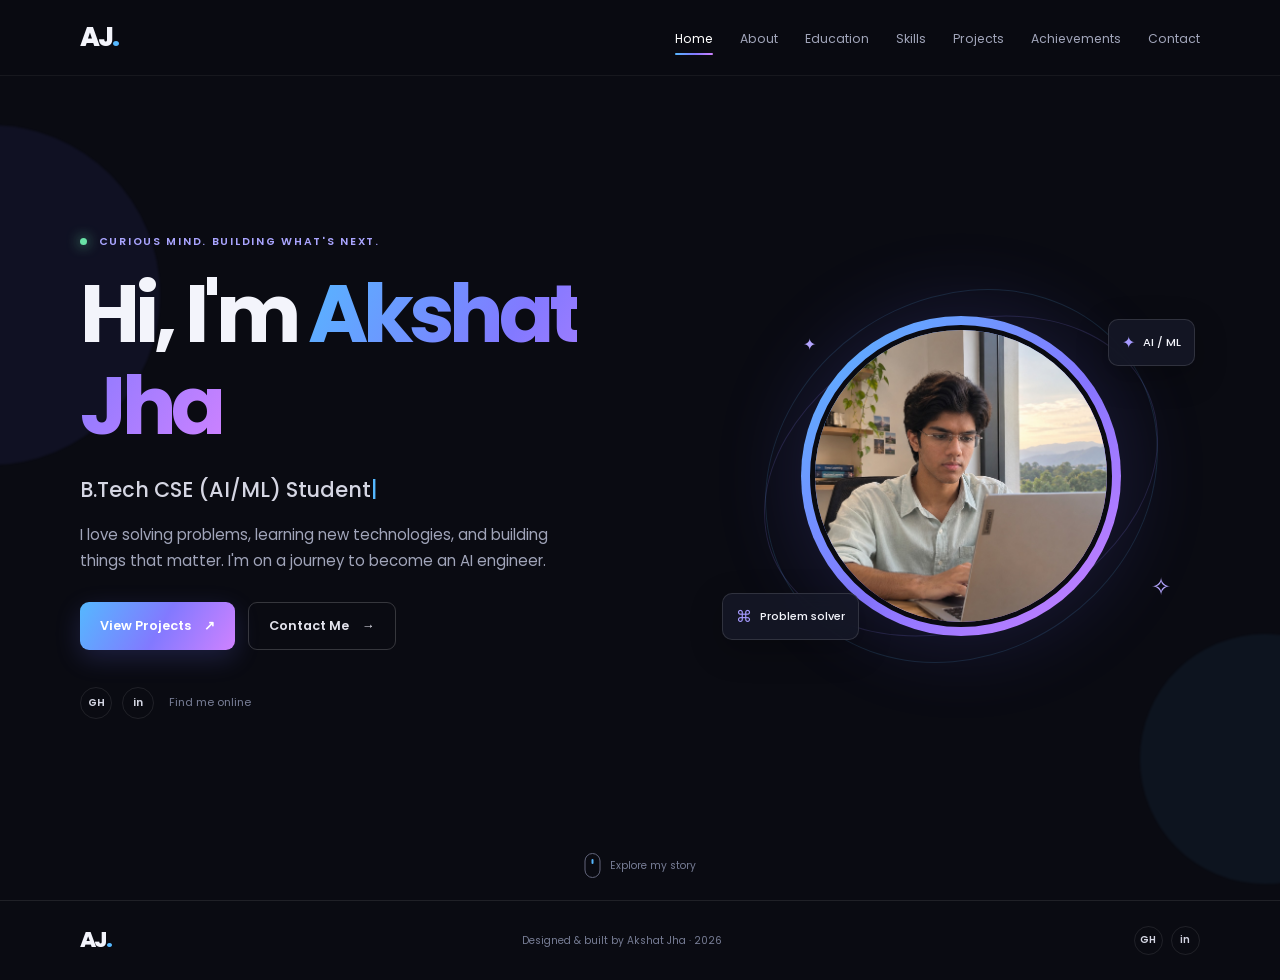
<file: index.html>
<!DOCTYPE html>
<html lang="en">
<head>
  <meta charset="UTF-8"><meta name="viewport" content="width=device-width, initial-scale=1.0">
  <meta name="theme-color" content="#0a0b12"><meta name="description" content="Akshat Jha — B.Tech CSE (AI/ML) student, DSA enthusiast, and aspiring AI engineer.">
  <title>Akshat Jha | Home</title>
  <link rel="preconnect" href="https://fonts.googleapis.com"><link rel="preconnect" href="https://fonts.gstatic.com" crossorigin>
  <link href="https://fonts.googleapis.com/css2?family=Poppins:wght@300;400;500;600;700;800&display=swap" rel="stylesheet">
  <link rel="stylesheet" href="style.css"><script src="script.js" defer></script>
</head>
<body data-page="home">
  <a class="skip-link" href="#home">Skip to content</a>
  <header class="site-header"><nav class="navbar container" aria-label="Main navigation">
    <a class="brand" href="index.html" aria-label="Akshat Jha, home">AJ<span>.</span></a>
    <button class="menu-toggle" type="button" aria-label="Open navigation menu" aria-expanded="false" aria-controls="nav-links"><span></span><span></span><span></span></button>
    <ul class="nav-links" id="nav-links"><li><a href="index.html" data-nav="home">Home</a></li><li><a href="about.html" data-nav="about">About</a></li><li><a href="education.html" data-nav="education">Education</a></li><li><a href="skills.html" data-nav="skills">Skills</a></li><li><a href="projects.html" data-nav="projects">Projects</a></li><li><a href="achievements.html" data-nav="achievements">Achievements</a></li><li><a href="contact.html" data-nav="contact">Contact</a></li></ul>
  </nav></header>
  <main>
    <section class="hero section" id="home"><div class="hero-glow glow-one"></div><div class="hero-glow glow-two"></div><div class="container hero-content">
      <div class="hero-copy"><p class="eyebrow"><span class="status-dot"></span> Curious mind. Building what's next.</p><h1>Hi, I'm <span class="gradient-text">Akshat Jha</span></h1>
        <p class="hero-role"><span id="typed-text">B.Tech CSE (AI/ML) Student</span><span class="caret" aria-hidden="true">|</span></p>
        <p class="hero-intro">I love solving problems, learning new technologies, and building things that matter. I'm on a journey to become an AI engineer.</p>
        <div class="hero-actions"><a class="button button-primary" href="projects.html">View Projects <span aria-hidden="true">↗</span></a><a class="button button-outline" href="contact.html">Contact Me <span aria-hidden="true">→</span></a></div>
        <div class="hero-socials" aria-label="Social profiles"><a href="https://github.com/Akshatjha2008" target="_blank" rel="noopener noreferrer" aria-label="GitHub">GH</a><a href="https://www.linkedin.com/in/REPLACE-WITH-MY-REAL-URL" target="_blank" rel="noopener noreferrer" aria-label="LinkedIn">in</a><span class="social-note">Find me online</span></div>
      </div>
      <div class="hero-visual"><div class="orbit orbit-outer"></div><div class="orbit orbit-inner"></div><div class="photo-frame"><img src="photo.jpg" alt="Portrait of Akshat Jha" class="profile-photo" onerror="this.onerror=null;this.src='data:image/svg+xml,%3Csvg xmlns=%27http://www.w3.org/2000/svg%27 viewBox=%270 0 400 400%27%3E%3Crect width=%27400%27 height=%27400%27 fill=%27%23191a2b%27/%3E%3Ccircle cx=%27200%27 cy=%27145%27 r=%2770%27 fill=%27%237c6cff%27/%3E%3Cpath d=%27M65 380c10-100 70-150 135-150s125 50 135 150%27 fill=%27%2300c2ff%27/%3E%3C/svg%3E'"></div><div class="floating-chip chip-top"><span class="chip-icon">✦</span> AI / ML</div><div class="floating-chip chip-bottom"><span class="chip-icon">⌘</span> Problem solver</div><span class="visual-spark spark-one">✦</span><span class="visual-spark spark-two">✧</span></div>
    </div><a class="scroll-cue" href="about.html"><span></span> Explore my story</a></section>
  </main>
  <footer class="site-footer"><div class="container footer-inner"><a class="brand" href="index.html">AJ<span>.</span></a><p>Designed &amp; built by Akshat Jha · <span id="year">2026</span></p><div class="footer-socials"><a href="https://github.com/Akshatjha2008" target="_blank" rel="noopener noreferrer" aria-label="GitHub">GH</a><a href="https://www.linkedin.com/in/REPLACE-WITH-MY-REAL-URL" target="_blank" rel="noopener noreferrer" aria-label="LinkedIn">in</a></div></div></footer>
</body></html>
</file>
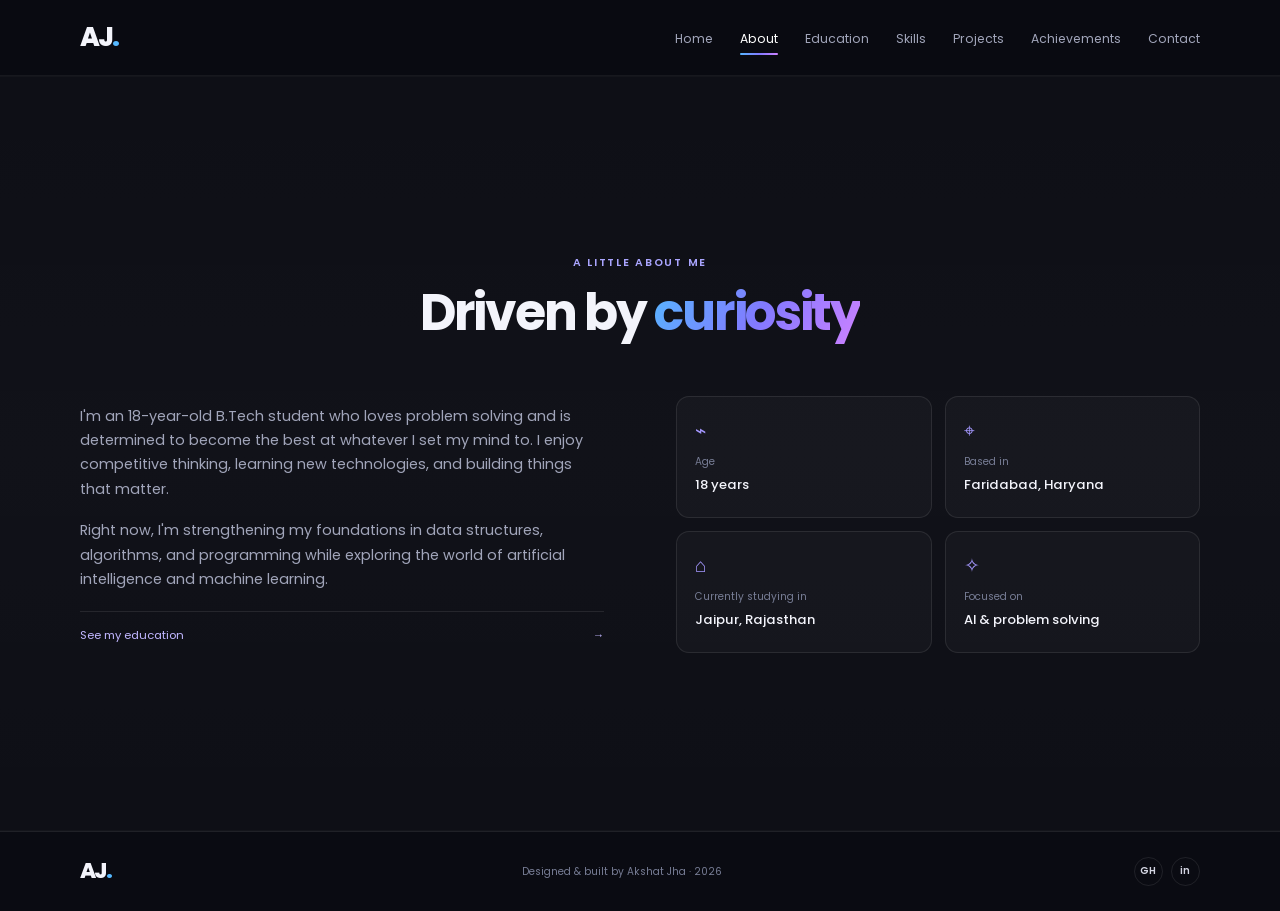
<file: about.html>
<!DOCTYPE html><html lang="en"><head><meta charset="UTF-8"><meta name="viewport" content="width=device-width, initial-scale=1.0"><meta name="theme-color" content="#0a0b12"><title>About | Akshat Jha</title><link rel="preconnect" href="https://fonts.googleapis.com"><link rel="preconnect" href="https://fonts.gstatic.com" crossorigin><link href="https://fonts.googleapis.com/css2?family=Poppins:wght@300;400;500;600;700;800&display=swap" rel="stylesheet"><link rel="stylesheet" href="style.css"><script src="script.js" defer></script></head>
<body data-page="about"><a class="skip-link" href="#about">Skip to content</a><header class="site-header"><nav class="navbar container" aria-label="Main navigation"><a class="brand" href="index.html">AJ<span>.</span></a><button class="menu-toggle" type="button" aria-label="Open navigation menu" aria-expanded="false" aria-controls="nav-links"><span></span><span></span><span></span></button><ul class="nav-links" id="nav-links"><li><a href="index.html" data-nav="home">Home</a></li><li><a href="about.html" data-nav="about">About</a></li><li><a href="education.html" data-nav="education">Education</a></li><li><a href="skills.html" data-nav="skills">Skills</a></li><li><a href="projects.html" data-nav="projects">Projects</a></li><li><a href="achievements.html" data-nav="achievements">Achievements</a></li><li><a href="contact.html" data-nav="contact">Contact</a></li></ul></nav></header>
<main><section class="section section-muted page-section" id="about"><div class="container"><div class="section-heading reveal"><p class="eyebrow">A little about me</p><h1>Driven by <span class="gradient-text">curiosity</span></h1></div><div class="about-grid"><div class="about-copy reveal"><p>I'm an 18-year-old B.Tech student who loves problem solving and is determined to become the best at whatever I set my mind to. I enjoy competitive thinking, learning new technologies, and building things that matter.</p><p>Right now, I'm strengthening my foundations in data structures, algorithms, and programming while exploring the world of artificial intelligence and machine learning.</p><p><a class="text-link" href="education.html">See my education <span>→</span></a></p></div><div class="facts-grid reveal"><article class="fact-card"><span class="fact-icon">⌁</span><span class="fact-label">Age</span><strong>18 years</strong></article><article class="fact-card"><span class="fact-icon">⌖</span><span class="fact-label">Based in</span><strong>Faridabad, Haryana</strong></article><article class="fact-card"><span class="fact-icon">⌂</span><span class="fact-label">Currently studying in</span><strong>Jaipur, Rajasthan</strong></article><article class="fact-card"><span class="fact-icon">✧</span><span class="fact-label">Focused on</span><strong>AI &amp; problem solving</strong></article></div></div></div></section></main>
<footer class="site-footer"><div class="container footer-inner"><a class="brand" href="index.html">AJ<span>.</span></a><p>Designed &amp; built by Akshat Jha · <span id="year">2026</span></p><div class="footer-socials"><a href="https://github.com/Akshatjha2008" target="_blank" rel="noopener noreferrer" aria-label="GitHub">GH</a><a href="https://www.linkedin.com/in/REPLACE-WITH-MY-REAL-URL" target="_blank" rel="noopener noreferrer" aria-label="LinkedIn">in</a></div></div></footer></body></html>
</file>
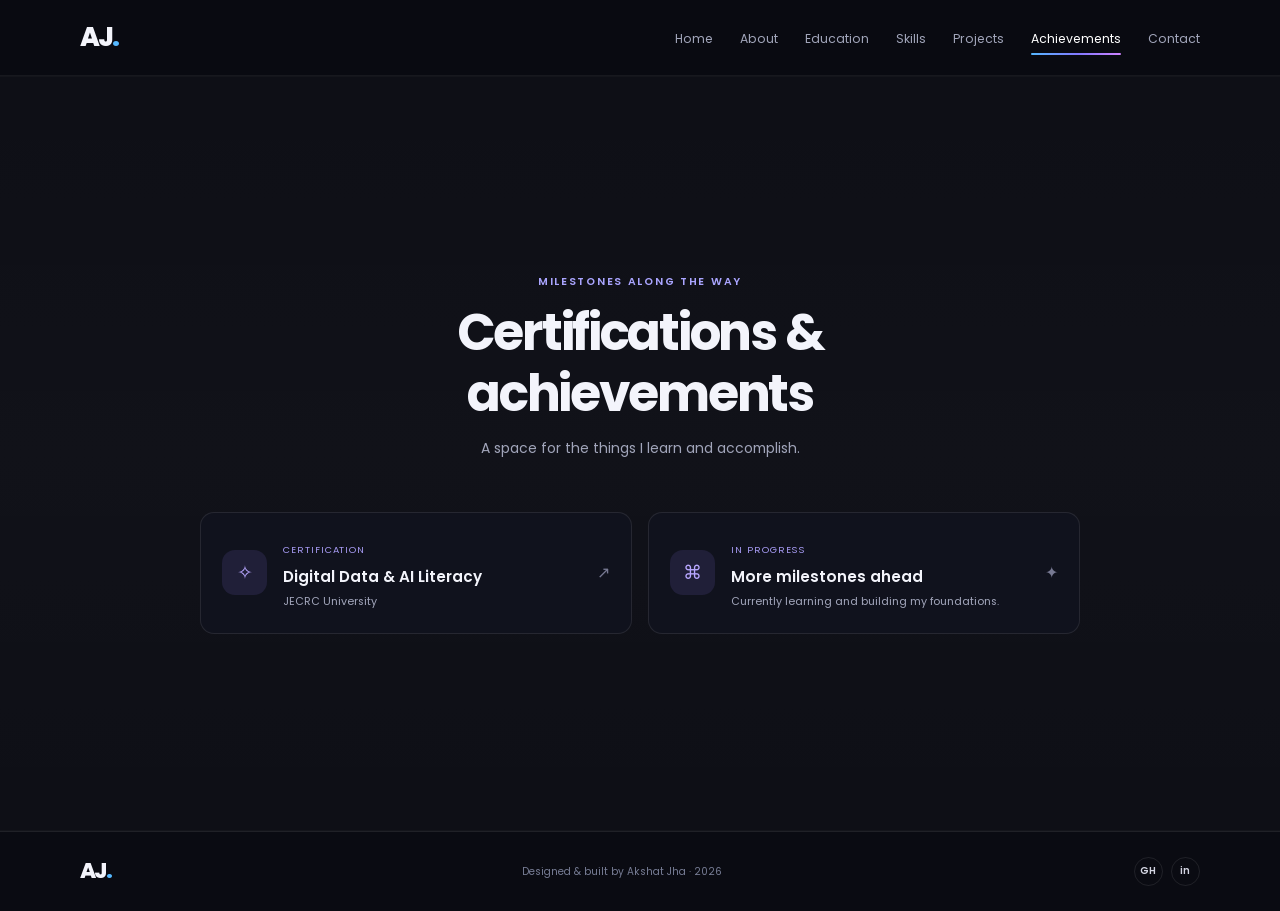
<file: achievements.html>
<!DOCTYPE html><html lang="en"><head><meta charset="UTF-8"><meta name="viewport" content="width=device-width, initial-scale=1.0"><meta name="theme-color" content="#0a0b12"><title>Achievements | Akshat Jha</title><link rel="preconnect" href="https://fonts.googleapis.com"><link rel="preconnect" href="https://fonts.gstatic.com" crossorigin><link href="https://fonts.googleapis.com/css2?family=Poppins:wght@300;400;500;600;700;800&display=swap" rel="stylesheet"><link rel="stylesheet" href="style.css"><script src="script.js" defer></script></head>
<body data-page="achievements"><a class="skip-link" href="#achievements">Skip to content</a><header class="site-header"><nav class="navbar container" aria-label="Main navigation"><a class="brand" href="index.html">AJ<span>.</span></a><button class="menu-toggle" type="button" aria-label="Open navigation menu" aria-expanded="false" aria-controls="nav-links"><span></span><span></span><span></span></button><ul class="nav-links" id="nav-links"><li><a href="index.html" data-nav="home">Home</a></li><li><a href="about.html" data-nav="about">About</a></li><li><a href="education.html" data-nav="education">Education</a></li><li><a href="skills.html" data-nav="skills">Skills</a></li><li><a href="projects.html" data-nav="projects">Projects</a></li><li><a href="achievements.html" data-nav="achievements">Achievements</a></li><li><a href="contact.html" data-nav="contact">Contact</a></li></ul></nav></header>
<main><section class="section section-muted page-section" id="achievements"><div class="container"><div class="section-heading reveal"><p class="eyebrow">Milestones along the way</p><h1>Certifications &amp; achievements</h1><p class="section-subtitle">A space for the things I learn and accomplish.</p></div><div class="achievement-grid"><article class="achievement-card reveal"><div class="achievement-icon">✧</div><div><span class="achievement-type">Certification</span><h2>Digital Data &amp; AI Literacy</h2><p>JECRC University</p></div><span class="achievement-arrow">↗</span></article><article class="achievement-card reveal"><div class="achievement-icon">⌘</div><div><span class="achievement-type">In progress</span><h2>More milestones ahead</h2><p>Currently learning and building my foundations.</p></div><span class="achievement-arrow">✦</span></article></div></div></section></main>
<footer class="site-footer"><div class="container footer-inner"><a class="brand" href="index.html">AJ<span>.</span></a><p>Designed &amp; built by Akshat Jha · <span id="year">2026</span></p><div class="footer-socials"><a href="https://github.com/Akshatjha2008" target="_blank" rel="noopener noreferrer" aria-label="GitHub">GH</a><a href="https://www.linkedin.com/in/REPLACE-WITH-MY-REAL-URL" target="_blank" rel="noopener noreferrer" aria-label="LinkedIn">in</a></div></div></footer></body></html>
</file>
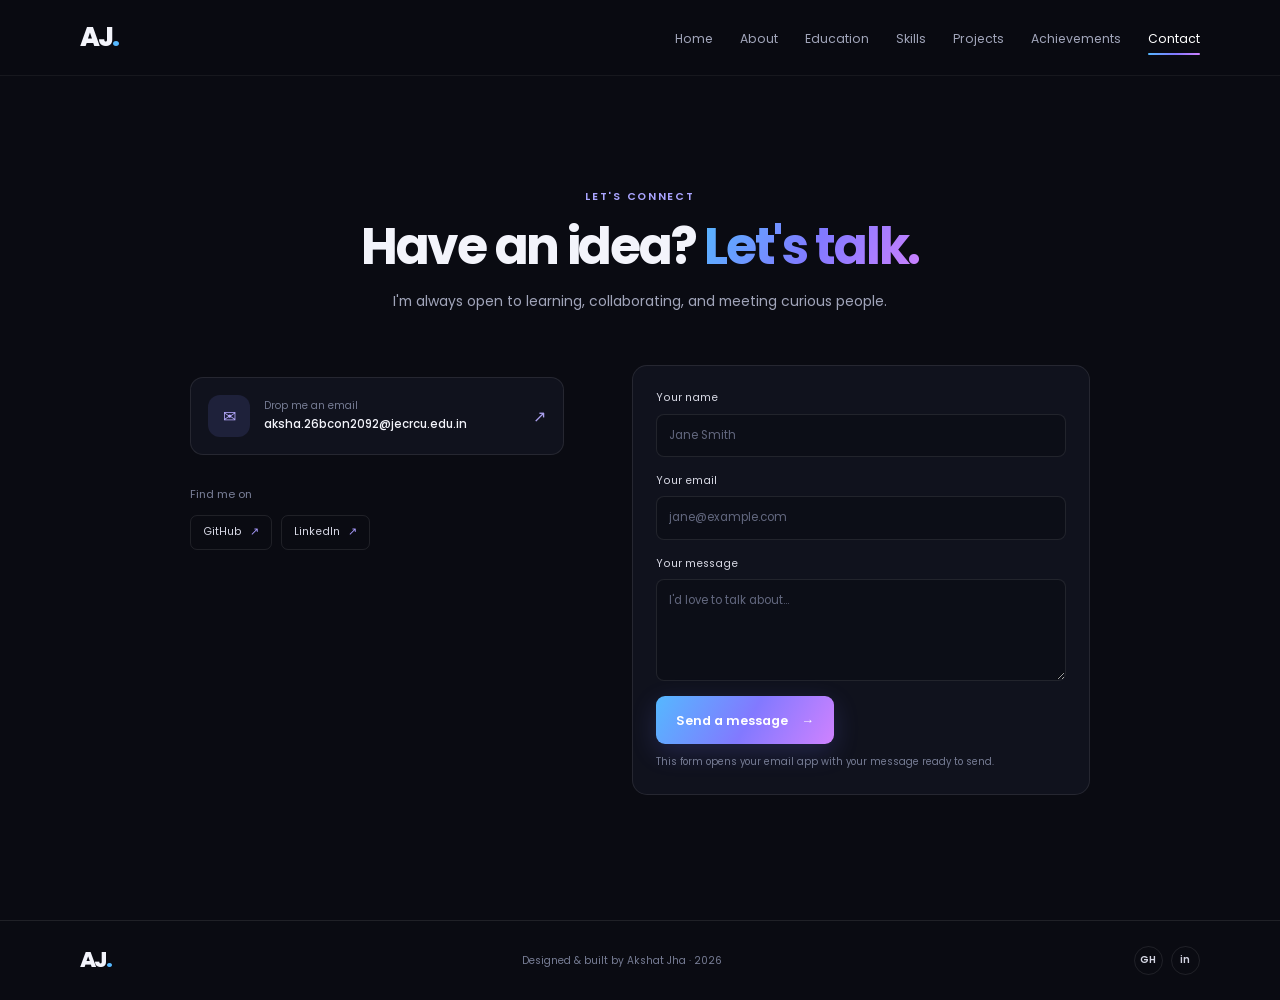
<file: contact.html>
<!DOCTYPE html><html lang="en"><head><meta charset="UTF-8"><meta name="viewport" content="width=device-width, initial-scale=1.0"><meta name="theme-color" content="#0a0b12"><title>Contact | Akshat Jha</title><link rel="preconnect" href="https://fonts.googleapis.com"><link rel="preconnect" href="https://fonts.gstatic.com" crossorigin><link href="https://fonts.googleapis.com/css2?family=Poppins:wght@300;400;500;600;700;800&display=swap" rel="stylesheet"><link rel="stylesheet" href="style.css"><script src="script.js" defer></script></head>
<body data-page="contact"><a class="skip-link" href="#contact">Skip to content</a><header class="site-header"><nav class="navbar container" aria-label="Main navigation"><a class="brand" href="index.html">AJ<span>.</span></a><button class="menu-toggle" type="button" aria-label="Open navigation menu" aria-expanded="false" aria-controls="nav-links"><span></span><span></span><span></span></button><ul class="nav-links" id="nav-links"><li><a href="index.html" data-nav="home">Home</a></li><li><a href="about.html" data-nav="about">About</a></li><li><a href="education.html" data-nav="education">Education</a></li><li><a href="skills.html" data-nav="skills">Skills</a></li><li><a href="projects.html" data-nav="projects">Projects</a></li><li><a href="achievements.html" data-nav="achievements">Achievements</a></li><li><a href="contact.html" data-nav="contact">Contact</a></li></ul></nav></header>
<main><section class="section contact-section page-section" id="contact"><div class="container"><div class="section-heading reveal"><p class="eyebrow">Let's connect</p><h1>Have an idea? <span class="gradient-text">Let's talk.</span></h1><p class="section-subtitle">I'm always open to learning, collaborating, and meeting curious people.</p></div><div class="contact-grid"><div class="contact-details reveal"><a class="email-card" href="mailto:aksha.26bcon2092@jecrcu.edu.in"><span class="email-icon">✉</span><span><small>Drop me an email</small><strong>aksha.26bcon2092@jecrcu.edu.in</strong></span><span class="email-arrow">↗</span></a><div class="contact-social"><p>Find me on</p><a href="https://github.com/Akshatjha2008" target="_blank" rel="noopener noreferrer">GitHub <span>↗</span></a><a href="https://www.linkedin.com/in/REPLACE-WITH-MY-REAL-URL" target="_blank" rel="noopener noreferrer">LinkedIn <span>↗</span></a></div></div><form class="contact-form reveal" id="contact-form"><label for="name">Your name</label><input id="name" name="name" type="text" placeholder="Jane Smith" required><label for="email">Your email</label><input id="email" name="email" type="email" placeholder="jane@example.com" required><label for="message">Your message</label><textarea id="message" name="message" rows="4" placeholder="I'd love to talk about..." required></textarea><button class="button button-primary form-submit" type="submit">Send a message <span aria-hidden="true">→</span></button><p class="form-note" id="form-note" aria-live="polite">This form opens your email app with your message ready to send.</p></form></div></div></section></main>
<footer class="site-footer"><div class="container footer-inner"><a class="brand" href="index.html">AJ<span>.</span></a><p>Designed &amp; built by Akshat Jha · <span id="year">2026</span></p><div class="footer-socials"><a href="https://github.com/Akshatjha2008" target="_blank" rel="noopener noreferrer" aria-label="GitHub">GH</a><a href="https://www.linkedin.com/in/REPLACE-WITH-MY-REAL-URL" target="_blank" rel="noopener noreferrer" aria-label="LinkedIn">in</a></div></div></footer></body></html>
</file>
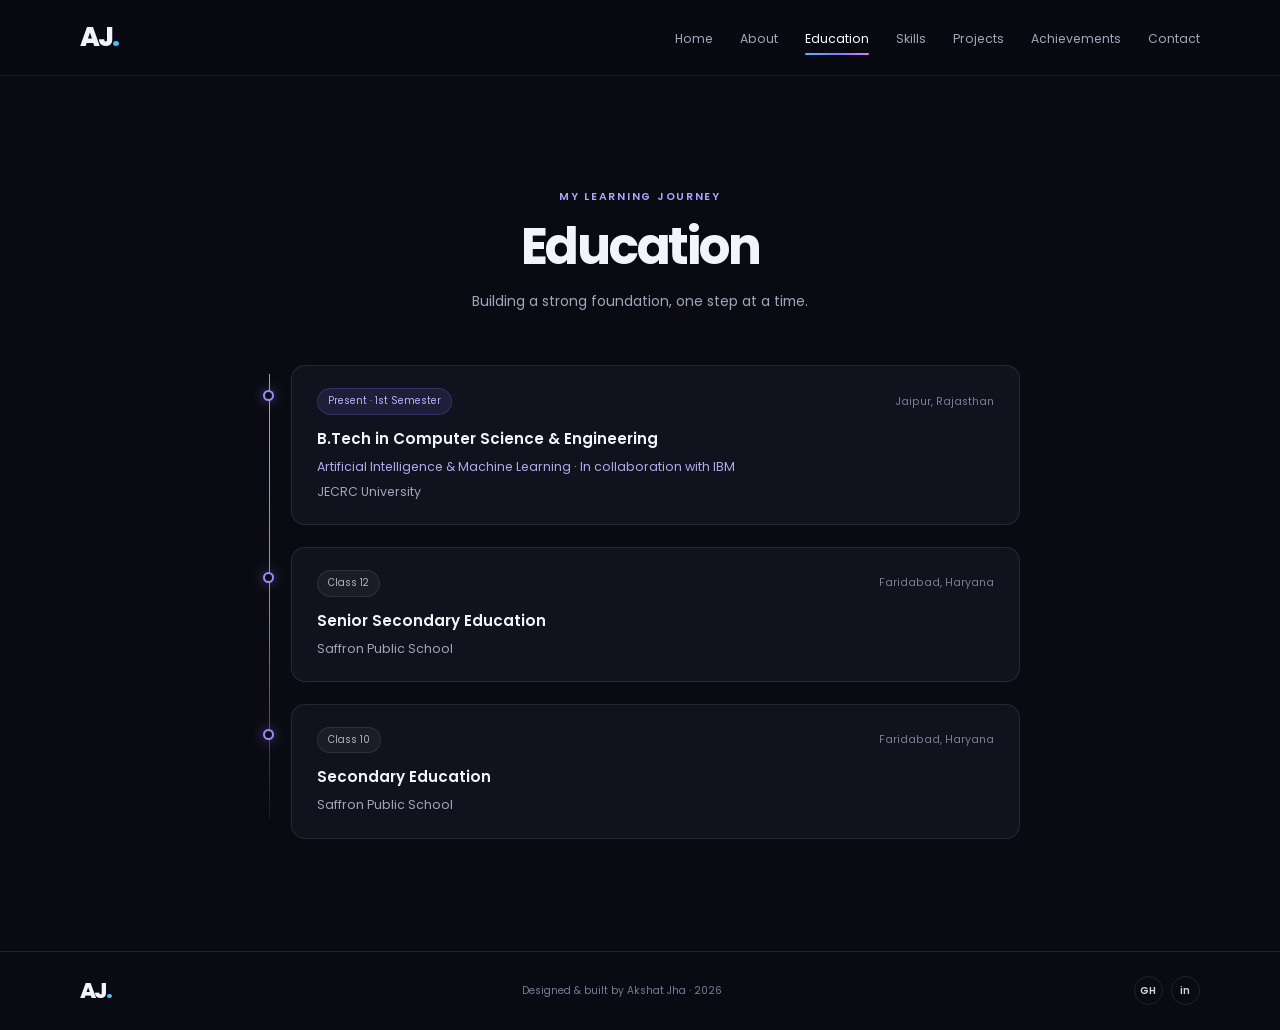
<file: education.html>
<!DOCTYPE html><html lang="en"><head><meta charset="UTF-8"><meta name="viewport" content="width=device-width, initial-scale=1.0"><meta name="theme-color" content="#0a0b12"><title>Education | Akshat Jha</title><link rel="preconnect" href="https://fonts.googleapis.com"><link rel="preconnect" href="https://fonts.gstatic.com" crossorigin><link href="https://fonts.googleapis.com/css2?family=Poppins:wght@300;400;500;600;700;800&display=swap" rel="stylesheet"><link rel="stylesheet" href="style.css"><script src="script.js" defer></script></head>
<body data-page="education"><a class="skip-link" href="#education">Skip to content</a><header class="site-header"><nav class="navbar container" aria-label="Main navigation"><a class="brand" href="index.html">AJ<span>.</span></a><button class="menu-toggle" type="button" aria-label="Open navigation menu" aria-expanded="false" aria-controls="nav-links"><span></span><span></span><span></span></button><ul class="nav-links" id="nav-links"><li><a href="index.html" data-nav="home">Home</a></li><li><a href="about.html" data-nav="about">About</a></li><li><a href="education.html" data-nav="education">Education</a></li><li><a href="skills.html" data-nav="skills">Skills</a></li><li><a href="projects.html" data-nav="projects">Projects</a></li><li><a href="achievements.html" data-nav="achievements">Achievements</a></li><li><a href="contact.html" data-nav="contact">Contact</a></li></ul></nav></header>
<main><section class="section page-section" id="education"><div class="container"><div class="section-heading reveal"><p class="eyebrow">My learning journey</p><h1>Education</h1><p class="section-subtitle">Building a strong foundation, one step at a time.</p></div><div class="timeline"><article class="timeline-item reveal"><span class="timeline-marker"></span><div class="timeline-card"><div class="timeline-meta"><span class="pill">Present · 1st Semester</span><span class="timeline-place">Jaipur, Rajasthan</span></div><h2>B.Tech in Computer Science &amp; Engineering</h2><p class="timeline-focus">Artificial Intelligence &amp; Machine Learning · In collaboration with IBM</p><p>JECRC University</p></div></article><article class="timeline-item reveal"><span class="timeline-marker"></span><div class="timeline-card"><div class="timeline-meta"><span class="pill pill-muted">Class 12</span><span class="timeline-place">Faridabad, Haryana</span></div><h2>Senior Secondary Education</h2><p>Saffron Public School</p></div></article><article class="timeline-item reveal"><span class="timeline-marker"></span><div class="timeline-card"><div class="timeline-meta"><span class="pill pill-muted">Class 10</span><span class="timeline-place">Faridabad, Haryana</span></div><h2>Secondary Education</h2><p>Saffron Public School</p></div></article></div></div></section></main>
<footer class="site-footer"><div class="container footer-inner"><a class="brand" href="index.html">AJ<span>.</span></a><p>Designed &amp; built by Akshat Jha · <span id="year">2026</span></p><div class="footer-socials"><a href="https://github.com/Akshatjha2008" target="_blank" rel="noopener noreferrer" aria-label="GitHub">GH</a><a href="https://www.linkedin.com/in/REPLACE-WITH-MY-REAL-URL" target="_blank" rel="noopener noreferrer" aria-label="LinkedIn">in</a></div></div></footer></body></html>
</file>
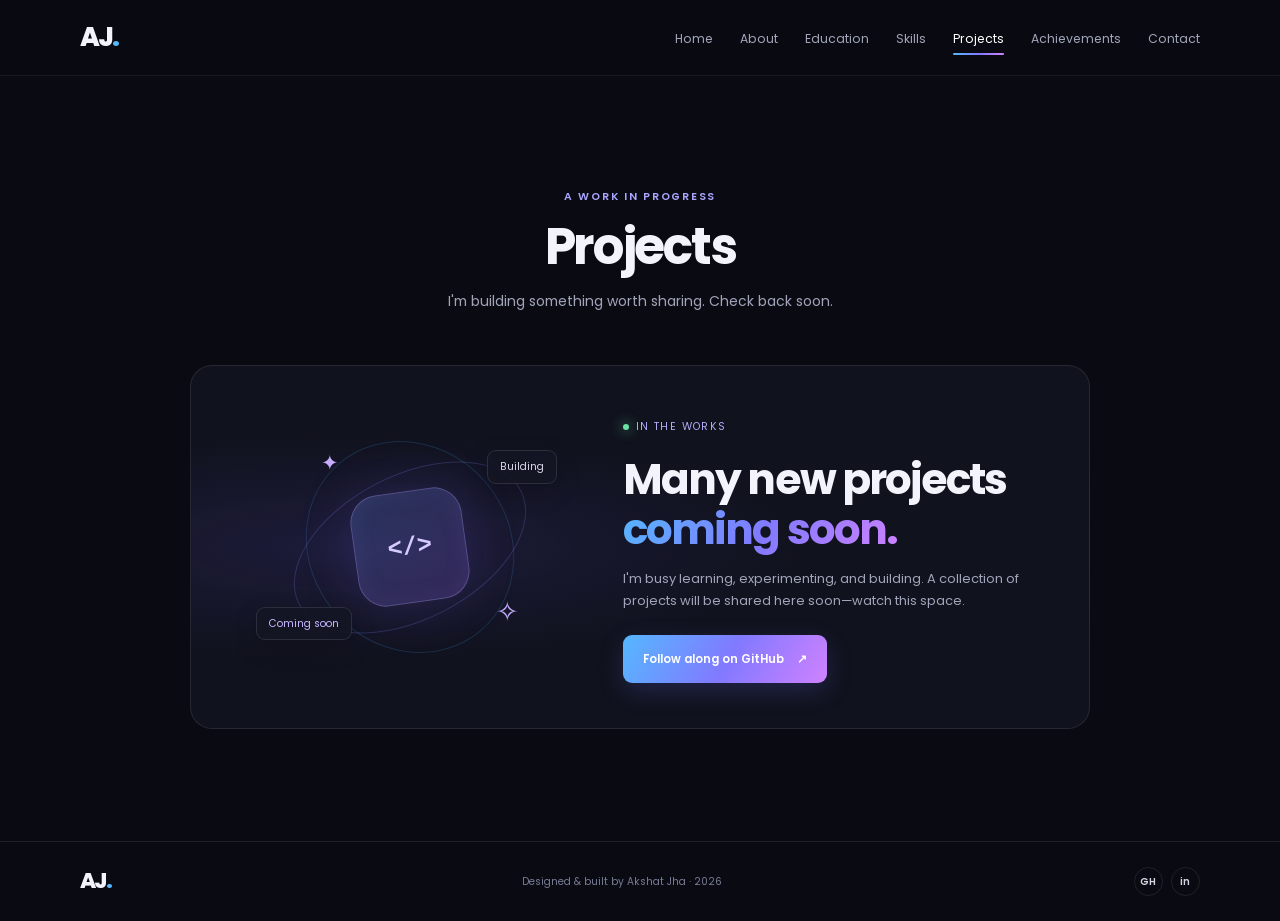
<file: projects.html>
<!DOCTYPE html><html lang="en"><head><meta charset="UTF-8"><meta name="viewport" content="width=device-width, initial-scale=1.0"><meta name="theme-color" content="#0a0b12"><title>Projects | Akshat Jha</title><link rel="preconnect" href="https://fonts.googleapis.com"><link rel="preconnect" href="https://fonts.gstatic.com" crossorigin><link href="https://fonts.googleapis.com/css2?family=Poppins:wght@300;400;500;600;700;800&display=swap" rel="stylesheet"><link rel="stylesheet" href="style.css"><script src="script.js" defer></script></head>
<body data-page="projects"><a class="skip-link" href="#projects">Skip to content</a><header class="site-header"><nav class="navbar container" aria-label="Main navigation"><a class="brand" href="index.html">AJ<span>.</span></a><button class="menu-toggle" type="button" aria-label="Open navigation menu" aria-expanded="false" aria-controls="nav-links"><span></span><span></span><span></span></button><ul class="nav-links" id="nav-links"><li><a href="index.html" data-nav="home">Home</a></li><li><a href="about.html" data-nav="about">About</a></li><li><a href="education.html" data-nav="education">Education</a></li><li><a href="skills.html" data-nav="skills">Skills</a></li><li><a href="projects.html" data-nav="projects">Projects</a></li><li><a href="achievements.html" data-nav="achievements">Achievements</a></li><li><a href="contact.html" data-nav="contact">Contact</a></li></ul></nav></header>
<main><section class="section page-section" id="projects"><div class="container"><div class="section-heading reveal"><p class="eyebrow">A work in progress</p><h1>Projects</h1><p class="section-subtitle">I'm building something worth sharing. Check back soon.</p></div><div class="coming-soon-card reveal"><div class="coming-art" aria-hidden="true"><span class="coming-orbit orbit-a"></span><span class="coming-orbit orbit-b"></span><span class="coming-spark spark-a">✦</span><span class="coming-spark spark-b">✧</span><div class="coming-center">&lt;/&gt;</div><span class="coming-chip chip-code">Building</span><span class="coming-chip chip-soon">Coming soon</span></div><div class="coming-copy"><span class="coming-label"><span class="status-dot"></span> In the works</span><h2>Many new projects<br><span class="gradient-text">coming soon.</span></h2><p>I'm busy learning, experimenting, and building. A collection of projects will be shared here soon—watch this space.</p><a class="button button-primary" href="https://github.com/Akshatjha2008" target="_blank" rel="noopener noreferrer">Follow along on GitHub <span aria-hidden="true">↗</span></a></div></div></div></section></main>
<footer class="site-footer"><div class="container footer-inner"><a class="brand" href="index.html">AJ<span>.</span></a><p>Designed &amp; built by Akshat Jha · <span id="year">2026</span></p><div class="footer-socials"><a href="https://github.com/Akshatjha2008" target="_blank" rel="noopener noreferrer" aria-label="GitHub">GH</a><a href="https://www.linkedin.com/in/REPLACE-WITH-MY-REAL-URL" target="_blank" rel="noopener noreferrer" aria-label="LinkedIn">in</a></div></div></footer></body></html>
</file>
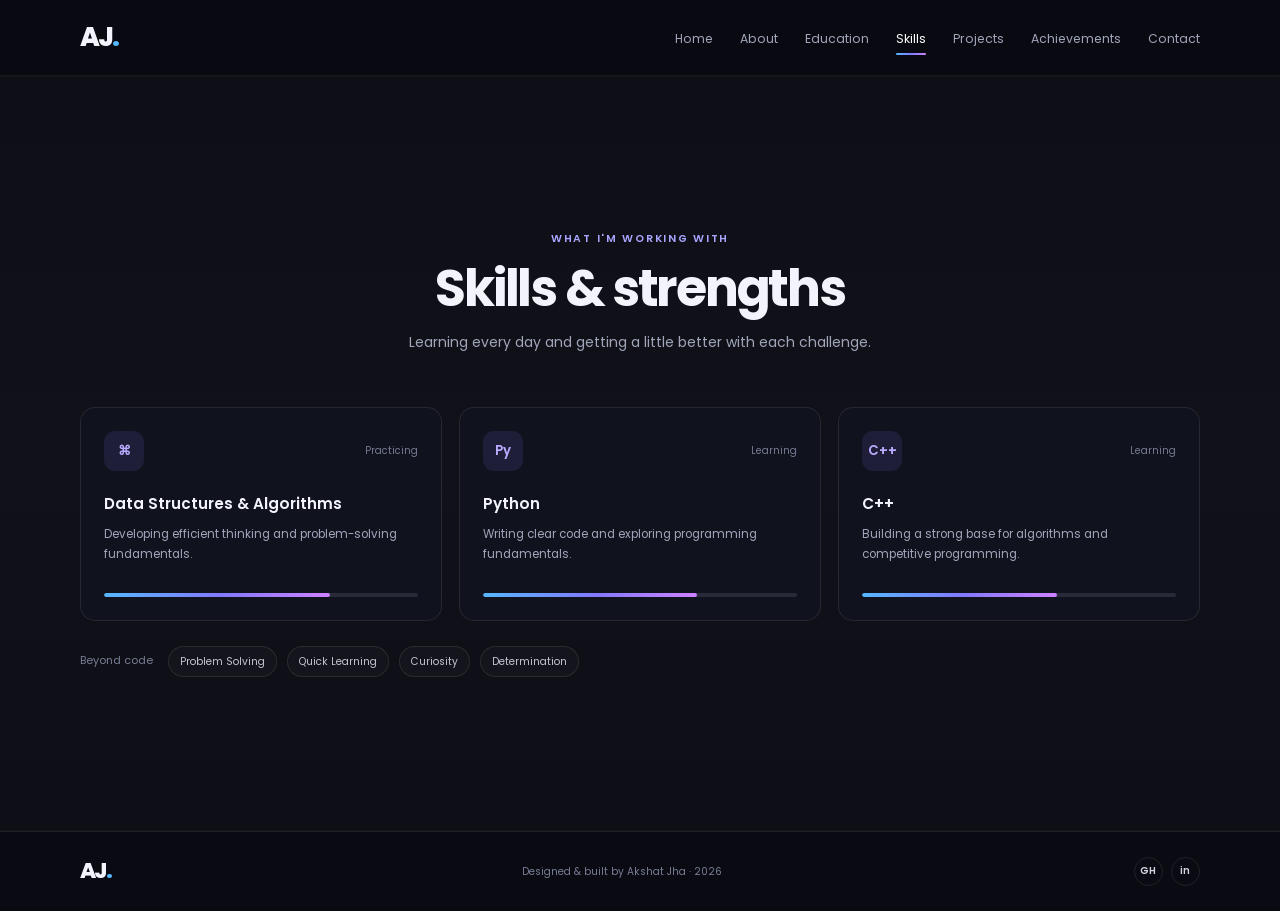
<file: skills.html>
<!DOCTYPE html><html lang="en"><head><meta charset="UTF-8"><meta name="viewport" content="width=device-width, initial-scale=1.0"><meta name="theme-color" content="#0a0b12"><title>Skills | Akshat Jha</title><link rel="preconnect" href="https://fonts.googleapis.com"><link rel="preconnect" href="https://fonts.gstatic.com" crossorigin><link href="https://fonts.googleapis.com/css2?family=Poppins:wght@300;400;500;600;700;800&display=swap" rel="stylesheet"><link rel="stylesheet" href="style.css"><script src="script.js" defer></script></head>
<body data-page="skills"><a class="skip-link" href="#skills">Skip to content</a><header class="site-header"><nav class="navbar container" aria-label="Main navigation"><a class="brand" href="index.html">AJ<span>.</span></a><button class="menu-toggle" type="button" aria-label="Open navigation menu" aria-expanded="false" aria-controls="nav-links"><span></span><span></span><span></span></button><ul class="nav-links" id="nav-links"><li><a href="index.html" data-nav="home">Home</a></li><li><a href="about.html" data-nav="about">About</a></li><li><a href="education.html" data-nav="education">Education</a></li><li><a href="skills.html" data-nav="skills">Skills</a></li><li><a href="projects.html" data-nav="projects">Projects</a></li><li><a href="achievements.html" data-nav="achievements">Achievements</a></li><li><a href="contact.html" data-nav="contact">Contact</a></li></ul></nav></header>
<main><section class="section section-muted page-section" id="skills"><div class="container"><div class="section-heading reveal"><p class="eyebrow">What I'm working with</p><h1>Skills &amp; strengths</h1><p class="section-subtitle">Learning every day and getting a little better with each challenge.</p></div><div class="skills-grid"><article class="skill-card reveal"><div class="skill-top"><span class="skill-icon">⌘</span><span class="skill-level">Practicing</span></div><h2>Data Structures &amp; Algorithms</h2><p>Developing efficient thinking and problem-solving fundamentals.</p><div class="skill-track"><span data-width="72%"></span></div></article><article class="skill-card reveal"><div class="skill-top"><span class="skill-icon">Py</span><span class="skill-level">Learning</span></div><h2>Python</h2><p>Writing clear code and exploring programming fundamentals.</p><div class="skill-track"><span data-width="68%"></span></div></article><article class="skill-card reveal"><div class="skill-top"><span class="skill-icon">C++</span><span class="skill-level">Learning</span></div><h2>C++</h2><p>Building a strong base for algorithms and competitive programming.</p><div class="skill-track"><span data-width="62%"></span></div></article></div><div class="soft-skills reveal"><span class="soft-label">Beyond code</span><span class="soft-tag">Problem Solving</span><span class="soft-tag">Quick Learning</span><span class="soft-tag">Curiosity</span><span class="soft-tag">Determination</span></div></div></section></main>
<footer class="site-footer"><div class="container footer-inner"><a class="brand" href="index.html">AJ<span>.</span></a><p>Designed &amp; built by Akshat Jha · <span id="year">2026</span></p><div class="footer-socials"><a href="https://github.com/Akshatjha2008" target="_blank" rel="noopener noreferrer" aria-label="GitHub">GH</a><a href="https://www.linkedin.com/in/REPLACE-WITH-MY-REAL-URL" target="_blank" rel="noopener noreferrer" aria-label="LinkedIn">in</a></div></div></footer></body></html>
</file>
<file: style.css>
/* Akshat Jha portfolio — edit the variables below to customise the theme. */
:root{--bg:#0a0b12;--surface:#10121d;--surface-2:#151827;--line:rgba(255,255,255,.09);--text:#f3f4fb;--muted:#a1a5ba;--subtle:#777d95;--blue:#55b8ff;--purple:#9a78ff;--pink:#d985ff;--gradient:linear-gradient(120deg,#55b8ff 0%,#8279ff 52%,#cf82ff 100%);--radius:18px;--container:1120px}
*{box-sizing:border-box;margin:0;padding:0}html{scroll-behavior:smooth;scroll-padding-top:84px}body{font-family:'Poppins',sans-serif;background:var(--bg);color:var(--text);line-height:1.7;overflow-x:hidden}body.menu-open{overflow:hidden}a{color:inherit;text-decoration:none}button,input,textarea{font:inherit}button,a{-webkit-tap-highlight-color:transparent}::selection{background:rgba(127,119,255,.38);color:white}.container{width:min(var(--container),calc(100% - 48px));margin-inline:auto}.section{position:relative;padding:112px 0;overflow:hidden}.section-muted{background:linear-gradient(180deg,rgba(255,255,255,.015),rgba(255,255,255,.028),rgba(255,255,255,.015));border-block:1px solid rgba(255,255,255,.025)}.skip-link{position:fixed;top:-100px;left:16px;background:#fff;color:#111;padding:10px 16px;z-index:1000}.skip-link:focus{top:12px}.gradient-text{background:var(--gradient);-webkit-background-clip:text;background-clip:text;color:transparent}.site-header{height:76px;position:sticky;top:0;z-index:100;background:rgba(10,11,18,.84);border-bottom:1px solid rgba(255,255,255,.055);backdrop-filter:blur(18px)}.navbar{height:100%;display:flex;justify-content:space-between;align-items:center}.brand{font-size:1.65rem;font-weight:800;letter-spacing:-.08em}.brand span{color:var(--blue)}.nav-links{display:flex;align-items:center;gap:27px;list-style:none}.nav-links a{font-size:.77rem;color:var(--muted);transition:color .2s}.nav-links a:hover,.nav-links a.active{color:#fff}.menu-toggle{display:none;background:none;border:0;color:var(--text)}
.hero{min-height:calc(100vh - 76px);min-height:min(850px,calc(100vh - 76px));display:flex;align-items:center;padding:76px 0 100px}.hero-content{display:grid;grid-template-columns:1.1fr .9fr;align-items:center;gap:58px;position:relative;z-index:1}.hero-copy{max-width:610px}.eyebrow{text-transform:uppercase;letter-spacing:.16em;font-weight:600;font-size:.67rem;color:#aaa5ff;margin-bottom:17px}.status-dot{display:inline-block;width:7px;height:7px;border-radius:50%;background:#69e2a6;box-shadow:0 0 13px #69e2a6;margin-right:7px}.hero h1{font-size:clamp(2.8rem,6.4vw,5.2rem);line-height:1.12;letter-spacing:-.065em;font-weight:700}.hero-role{margin-top:20px;color:#d5d6e3;font-weight:500;font-size:clamp(1rem,2vw,1.3rem);min-height:34px}.caret{color:var(--blue);animation:blink .8s infinite}.hero-intro{color:var(--muted);font-size:.94rem;max-width:510px;margin-top:15px}.hero-actions{display:flex;gap:13px;flex-wrap:wrap;margin-top:29px}.button{min-height:48px;display:inline-flex;align-items:center;justify-content:center;gap:13px;padding:0 20px;border-radius:9px;font-size:.8rem;font-weight:600;transition:transform .2s,box-shadow .2s,border-color .2s}.button:hover{transform:translateY(-3px)}.button-primary{color:white;background:var(--gradient);box-shadow:0 8px 26px rgba(108,117,255,.2)}.button-primary:hover{box-shadow:0 10px 30px rgba(108,117,255,.36)}.button-outline{border:1px solid rgba(255,255,255,.18);color:#e4e4ed}.button-outline:hover{border-color:var(--purple)}.hero-socials{display:flex;align-items:center;gap:10px;margin-top:37px}.hero-socials>a,.footer-socials>a{display:grid;place-items:center;width:32px;height:32px;border:1px solid var(--line);border-radius:50%;font-weight:600;font-size:.67rem;color:#d3d5e2;transition:.2s}.hero-socials>a:hover,.footer-socials>a:hover{border-color:var(--blue);color:var(--blue);transform:translateY(-2px)}.social-note{font-size:.68rem;color:var(--subtle);margin-left:5px}.hero-visual{height:450px;display:grid;place-items:center;position:relative}.photo-frame{width:min(320px,72vw);aspect-ratio:1;border-radius:50%;padding:9px;background:linear-gradient(135deg,#54baff,#8776ff 55%,#ce81ff);box-shadow:0 0 90px rgba(106,102,255,.19);z-index:2}.profile-photo{display:block;width:100%;height:100%;object-fit:cover;border-radius:50%;border:5px solid var(--bg);background:#1b1d2c}.orbit{position:absolute;border:1px solid rgba(151,138,255,.17);border-radius:50%;transform:rotate(-24deg)}.orbit-outer{width:410px;height:300px}.orbit-inner{width:355px;height:410px;transform:rotate(55deg);border-color:rgba(91,188,255,.14)}.floating-chip{position:absolute;z-index:3;display:flex;align-items:center;gap:8px;border:1px solid rgba(255,255,255,.12);background:rgba(21,24,39,.86);backdrop-filter:blur(10px);border-radius:10px;padding:9px 13px;font-size:.7rem;font-weight:500;box-shadow:0 10px 32px rgba(0,0,0,.25)}.chip-top{top:68px;right:5px}.chip-bottom{bottom:61px;left:0}.chip-icon{color:#a69aff;font-size:1rem}.visual-spark{position:absolute;color:#b6a7ff}.spark-one{top:80px;left:17%}.spark-two{right:6%;bottom:93px;font-size:1.5rem}.hero-glow{position:absolute;pointer-events:none;border-radius:50%;filter:blur(1px)}.glow-one{width:340px;height:340px;background:rgba(93,92,255,.075);top:6%;left:-180px}.glow-two{width:250px;height:250px;background:rgba(74,185,255,.055);right:-110px;bottom:2%}.scroll-cue{position:absolute;bottom:22px;left:50%;transform:translateX(-50%);display:flex;align-items:center;gap:9px;color:var(--subtle);font-size:.64rem}.scroll-cue span{width:16px;height:25px;border:1px solid #62657b;border-radius:10px;position:relative}.scroll-cue span:after{content:'';position:absolute;left:6px;top:5px;width:2px;height:5px;background:var(--blue);border-radius:2px;animation:scroll 1.2s infinite}
.section-heading{text-align:center;max-width:660px;margin:0 auto 52px}.section-heading .eyebrow{margin-bottom:10px}.section-heading h2{font-size:clamp(2rem,4vw,3.15rem);line-height:1.22;letter-spacing:-.045em}.section-subtitle{font-size:.87rem;color:var(--muted);margin-top:12px}.about-grid{display:grid;grid-template-columns:1fr 1fr;align-items:center;gap:72px}.about-copy p{color:var(--muted);font-size:.9rem;margin-bottom:17px}.about-copy p:last-child{margin-bottom:0}.facts-grid{display:grid;grid-template-columns:1fr 1fr;gap:13px}.fact-card{background:rgba(255,255,255,.027);border:1px solid var(--line);border-radius:13px;padding:18px;min-height:122px;display:flex;flex-direction:column;align-items:flex-start}.fact-icon{font-size:1.2rem;color:#a598ff;margin-bottom:6px}.fact-label{font-size:.64rem;color:var(--subtle)}.fact-card strong{font-size:.82rem;font-weight:500;margin-top:3px}.timeline{max-width:760px;margin:0 auto;padding-left:31px;position:relative}.timeline:before{content:'';position:absolute;top:9px;bottom:20px;left:9px;width:1px;background:linear-gradient(var(--blue),var(--purple),rgba(154,120,255,.1))}.timeline-item{position:relative;margin-bottom:22px}.timeline-item:last-child{margin-bottom:0}.timeline-marker{position:absolute;left:-28px;top:25px;width:11px;height:11px;background:var(--bg);border:2px solid #9d88ff;border-radius:50%;box-shadow:0 0 13px rgba(157,136,255,.45)}.timeline-card{background:var(--surface);border:1px solid var(--line);border-radius:14px;padding:22px 25px;transition:border-color .2s,transform .2s}.timeline-card:hover{border-color:rgba(150,128,255,.4);transform:translateX(3px)}.timeline-meta{display:flex;justify-content:space-between;align-items:center;gap:12px;margin-bottom:11px}.pill{font-size:.61rem;color:#bdb3ff;background:rgba(140,118,255,.12);border:1px solid rgba(140,118,255,.22);border-radius:30px;padding:4px 10px}.pill-muted{color:#afb3c8;background:rgba(255,255,255,.045);border-color:var(--line)}.timeline-place{font-size:.67rem;color:var(--subtle)}.timeline-card h3{font-size:1rem;font-weight:600}.timeline-card p{font-size:.78rem;color:var(--muted);margin-top:4px}.timeline-card .timeline-focus{color:#b1a9ed}.skills-grid{display:grid;grid-template-columns:repeat(3,1fr);gap:17px}.skill-card{background:var(--surface);border:1px solid var(--line);border-radius:15px;padding:23px;transition:transform .25s,border-color .25s,box-shadow .25s}.skill-card:hover{transform:translateY(-5px);border-color:rgba(135,126,255,.45);box-shadow:0 15px 38px rgba(0,0,0,.2)}.skill-top{display:flex;justify-content:space-between;align-items:center;margin-bottom:20px}.skill-icon{width:40px;height:40px;display:grid;place-items:center;color:#b9abff;font-size:.83rem;font-weight:600;border-radius:11px;background:rgba(138,116,255,.12)}.skill-level{font-size:.61rem;color:var(--subtle)}.skill-card h3{font-size:.92rem;font-weight:600}.skill-card p{font-size:.73rem;color:var(--muted);min-height:48px;margin-top:8px}.skill-track{height:4px;background:#282a39;border-radius:5px;margin-top:20px;overflow:hidden}.skill-track span{display:block;width:0;height:100%;border-radius:5px;background:var(--gradient);transition:width 1.2s cubic-bezier(.2,.8,.2,1)}.skill-track span.animated{width:var(--skill-width)}.soft-skills{display:flex;align-items:center;gap:10px;flex-wrap:wrap;margin-top:25px}.soft-label{color:var(--subtle);font-size:.68rem;margin-right:5px}.soft-tag,.tag-list span{font-size:.64rem;border:1px solid var(--line);color:#c3c5d4;background:rgba(255,255,255,.025);border-radius:30px;padding:6px 11px}
.projects-grid{display:grid;grid-template-columns:repeat(3,1fr);gap:18px}.project-card{background:var(--surface);border:1px solid var(--line);border-radius:15px;overflow:hidden;transition:transform .25s,border-color .25s,box-shadow .25s}.project-card:hover{transform:translateY(-6px);border-color:rgba(139,126,255,.43);box-shadow:0 18px 40px rgba(0,0,0,.22)}.project-art{height:155px;position:relative;display:grid;place-items:center;overflow:hidden}.project-art:before,.project-art:after{content:'';position:absolute;border:1px solid rgba(255,255,255,.13);border-radius:50%;width:190px;height:190px}.project-art:after{width:260px;height:260px}.art-purple{background:radial-gradient(circle at 50% 50%,rgba(176,114,255,.33),rgba(32,22,56,.35)),#19152a}.art-blue{background:radial-gradient(circle at 50% 50%,rgba(73,163,255,.3),rgba(17,37,59,.3)),#111c2a}.art-pink{background:radial-gradient(circle at 50% 50%,rgba(230,117,206,.28),rgba(53,27,56,.3)),#24172a}.project-art-icon{font-size:2.8rem;font-weight:300;color:#d8ceff;text-shadow:0 0 24px rgba(171,148,255,.7);z-index:1}.project-number{position:absolute;left:17px;bottom:12px;font-size:.57rem;letter-spacing:.13em;color:rgba(255,255,255,.64);z-index:1}.project-body{padding:21px}.project-body h3{font-size:.94rem;font-weight:600}.project-body p{font-size:.72rem;color:var(--muted);margin-top:8px;min-height:61px}.tag-list{display:flex;gap:6px;flex-wrap:wrap;margin-top:15px}.tag-list span{font-size:.58rem;padding:4px 9px}.text-link{display:flex;justify-content:space-between;align-items:center;margin-top:19px;padding-top:14px;border-top:1px solid var(--line);font-size:.71rem;color:#c1b6ff;transition:color .2s}.text-link:hover{color:#fff}.achievement-grid{display:grid;grid-template-columns:1fr 1fr;gap:16px;max-width:880px;margin:0 auto}.achievement-card{display:flex;align-items:center;gap:16px;background:var(--surface);border:1px solid var(--line);border-radius:14px;padding:21px;transition:transform .2s,border-color .2s}.achievement-card:hover{transform:translateY(-3px);border-color:rgba(145,127,255,.38)}.achievement-icon{width:45px;height:45px;flex:0 0 auto;display:grid;place-items:center;border-radius:13px;background:rgba(148,121,255,.12);color:#b8a7ff;font-size:1.2rem}.achievement-type{font-size:.59rem;text-transform:uppercase;letter-spacing:.1em;color:#a69af2}.achievement-card h3{font-size:.86rem;font-weight:600;margin-top:3px}.achievement-card p{font-size:.68rem;color:var(--muted);margin-top:3px}.achievement-arrow{margin-left:auto;color:#777992}.contact-section{padding-bottom:125px}.contact-grid{display:grid;grid-template-columns:.9fr 1.1fr;gap:68px;max-width:900px;margin:0 auto}.contact-details{padding-top:12px}.email-card{display:flex;gap:14px;align-items:center;padding:17px;background:var(--surface);border:1px solid var(--line);border-radius:13px;transition:border-color .2s}.email-card:hover{border-color:rgba(145,127,255,.48)}.email-icon{width:42px;height:42px;flex:0 0 auto;display:grid;place-items:center;border-radius:12px;background:rgba(123,130,255,.13);color:#b7abff}.email-card small,.email-card strong{display:block}.email-card small{font-size:.62rem;color:var(--subtle)}.email-card strong{font-size:.72rem;font-weight:500;overflow-wrap:anywhere}.email-arrow{margin-left:auto;color:#aaa0ee}.contact-social{margin-top:30px}.contact-social p{font-size:.7rem;color:var(--subtle);margin-bottom:11px}.contact-social a{display:inline-flex;gap:8px;align-items:center;margin-right:9px;border:1px solid var(--line);border-radius:7px;padding:7px 12px;font-size:.67rem;color:#d4d5e2;transition:.2s}.contact-social a:hover{border-color:var(--purple);color:white}.contact-social a span{color:#aa9cff}.contact-form{background:var(--surface);border:1px solid var(--line);border-radius:15px;padding:23px;display:flex;flex-direction:column}.contact-form label{font-size:.67rem;color:#d5d6e2;margin-bottom:6px}.contact-form input,.contact-form textarea{width:100%;color:var(--text);background:#0c0e17;border:1px solid rgba(255,255,255,.09);border-radius:8px;outline:none;padding:11px 12px;font-size:.72rem;margin-bottom:15px;resize:vertical;transition:border-color .2s}.contact-form input:focus,.contact-form textarea:focus{border-color:#8c7dff}.contact-form input::placeholder,.contact-form textarea::placeholder{color:#62677e}.form-submit{border:0;cursor:pointer;align-self:flex-start}.form-note{font-size:.61rem;color:var(--subtle);margin-top:10px}.site-footer{border-top:1px solid var(--line);padding:21px 0}.footer-inner{display:flex;align-items:center;justify-content:space-between;gap:20px}.footer-inner .brand{font-size:1.35rem}.footer-inner p{font-size:.64rem;color:var(--subtle)}.footer-socials{display:flex;gap:8px}.footer-socials>a{width:29px;height:29px;font-size:.6rem}
.reveal{opacity:0;transform:translateY(20px);transition:opacity .65s ease,transform .65s ease}.reveal.visible{opacity:1;transform:translateY(0)}@keyframes blink{50%{opacity:0}}@keyframes scroll{0%{transform:translateY(0);opacity:1}100%{transform:translateY(9px);opacity:0}}
@media(max-width:920px){.nav-links{gap:17px}.nav-links a{font-size:.7rem}.hero-content{gap:28px}.hero-visual{transform:scale(.9)}.about-grid{gap:35px}.contact-grid{gap:35px}}
@media(max-width:760px){.container{width:min(100% - 38px,var(--container))}.section{padding:86px 0}.site-header{height:68px}.menu-toggle{display:flex;width:42px;height:42px;flex-direction:column;align-items:center;justify-content:center;gap:5px;cursor:pointer;z-index:3}.menu-toggle span{display:block;width:21px;height:2px;background:#e9e9f4;border-radius:3px;transition:transform .2s,opacity .2s}.menu-toggle[aria-expanded=true] span:first-child{transform:translateY(7px) rotate(45deg)}.menu-toggle[aria-expanded=true] span:nth-child(2){opacity:0}.menu-toggle[aria-expanded=true] span:last-child{transform:translateY(-7px) rotate(-45deg)}.nav-links{position:fixed;top:68px;left:0;right:0;bottom:0;padding:35px 25px;background:rgba(10,11,18,.98);backdrop-filter:blur(16px);display:flex;flex-direction:column;align-items:stretch;gap:0;opacity:0;visibility:hidden;transform:translateY(-8px);transition:.2s}.nav-links.open{opacity:1;visibility:visible;transform:translateY(0)}.nav-links li{border-bottom:1px solid var(--line)}.nav-links a{display:block;padding:15px 4px;font-size:.95rem}.hero{min-height:auto;padding:69px 0 83px}.hero-content{grid-template-columns:1fr;text-align:center;gap:13px}.hero-copy{margin:0 auto}.hero h1{font-size:clamp(2.7rem,12vw,4.3rem)}.hero-intro{margin-inline:auto}.hero-actions,.hero-socials{justify-content:center}.hero-socials{margin-top:25px}.hero-visual{height:340px;transform:none;grid-row:1}.photo-frame{width:240px}.orbit-outer{width:315px;height:240px}.orbit-inner{width:265px;height:315px}.chip-top{top:31px;right:calc(50% - 157px)}.chip-bottom{bottom:31px;left:calc(50% - 154px)}.scroll-cue{display:none}.about-grid{grid-template-columns:1fr;gap:28px}.skills-grid,.projects-grid{grid-template-columns:1fr 1fr}.project-card:last-child{grid-column:span 2}.achievement-grid{grid-template-columns:1fr}.contact-grid{grid-template-columns:1fr;gap:28px}.contact-details{padding:0}.contact-social{margin-top:18px}}
@media(max-width:500px){.container{width:calc(100% - 34px)}.section{padding:72px 0}.section-heading{margin-bottom:35px}.section-heading h2{font-size:2rem}.hero{padding:46px 0 67px}.hero-visual{height:294px}.photo-frame{width:205px}.orbit-outer{width:275px;height:205px}.orbit-inner{width:220px;height:275px}.chip-top{right:calc(50% - 139px);top:22px}.chip-bottom{left:calc(50% - 138px);bottom:18px}.hero h1{font-size:2.65rem}.hero-role{font-size:.95rem}.hero-intro{font-size:.83rem}.hero-actions{gap:9px}.button{min-height:45px;padding-inline:15px;font-size:.73rem}.facts-grid{gap:9px}.fact-card{padding:14px;min-height:111px}.fact-card strong{font-size:.74rem}.timeline{padding-left:25px}.timeline:before{left:7px}.timeline-marker{left:-22px}.timeline-card{padding:18px}.timeline-meta{align-items:flex-start;flex-direction:column;gap:6px}.timeline-card h3{font-size:.91rem}.skills-grid,.projects-grid{grid-template-columns:1fr}.project-card:last-child{grid-column:auto}.skill-card{padding:19px}.skill-card p{min-height:auto}.soft-skills{gap:7px}.soft-label{width:100%}.project-art{height:145px}.achievement-card{padding:17px;gap:12px}.achievement-icon{width:39px;height:39px}.contact-form{padding:18px}.email-card{padding:13px;gap:10px}.email-card strong{font-size:.64rem}.footer-inner{flex-wrap:wrap}.footer-inner p{order:3;width:100%;text-align:center}.footer-socials{margin-left:auto}}
@media(prefers-reduced-motion:reduce){*,*::before,*::after{scroll-behavior:auto!important;animation-duration:.01ms!important;animation-iteration-count:1!important;transition-duration:.01ms!important}.reveal{opacity:1;transform:none}}

/* Multi-page layout refinements */
.nav-links a.active{color:#fff;position:relative}
.nav-links a.active::after{content:'';position:absolute;left:0;right:0;bottom:-8px;height:2px;border-radius:2px;background:var(--gradient)}
.page-section{min-height:calc(100vh - 145px);display:flex;align-items:center}
.section-heading h1{font-size:clamp(2rem,4vw,3.15rem);line-height:1.22;letter-spacing:-.045em}
.timeline-card h2,.skill-card h2,.project-body h2,.achievement-card h2{font-size:.95rem;font-weight:600}
.achievement-card h2{margin-top:3px}
@media(max-width:760px){.nav-links a.active::after{left:4px;right:auto;bottom:8px;width:24px}.page-section{min-height:calc(100vh - 130px)}}

/* Projects page: a single release-soon feature instead of placeholder cards. */
.coming-soon-card{max-width:900px;min-height:350px;margin:0 auto;display:grid;grid-template-columns:.9fr 1.1fr;align-items:center;gap:42px;padding:36px 48px;background:radial-gradient(ellipse at 18% 50%,rgba(117,91,255,.13),transparent 45%),var(--surface);border:1px solid var(--line);border-radius:22px;overflow:hidden}
.coming-art{height:270px;position:relative;display:grid;place-items:center}.coming-center{width:112px;height:112px;border-radius:28px;display:grid;place-items:center;font:600 1.55rem monospace;color:#d5cbff;background:linear-gradient(145deg,rgba(103,157,255,.2),rgba(160,104,255,.2));border:1px solid rgba(182,160,255,.3);box-shadow:0 0 55px rgba(121,107,255,.18),inset 0 0 25px rgba(151,126,255,.1);transform:rotate(-8deg)}.coming-orbit{position:absolute;width:250px;height:145px;border:1px solid rgba(139,132,255,.22);border-radius:50%;transform:rotate(-27deg)}.orbit-b{width:220px;height:200px;border-color:rgba(77,185,255,.16);transform:rotate(50deg)}.coming-spark{position:absolute;color:#c6adff;font-size:1.3rem}.spark-a{top:33px;left:24%}.spark-b{right:18%;bottom:47px;font-size:1.7rem}.coming-chip{position:absolute;padding:7px 12px;border:1px solid rgba(255,255,255,.11);border-radius:9px;background:rgba(20,22,36,.9);color:#d7d5e8;font-size:.65rem;box-shadow:0 8px 24px rgba(0,0,0,.2)}.chip-code{top:38px;right:7%}.chip-soon{left:5%;bottom:42px;color:#c4b5ff}.coming-copy{padding:9px 0}.coming-label{display:inline-flex;align-items:center;color:#b4abfa;font-size:.66rem;text-transform:uppercase;letter-spacing:.13em}.coming-label .status-dot{width:6px;height:6px}.coming-copy h2{font-size:clamp(1.9rem,4vw,2.65rem);line-height:1.2;letter-spacing:-.045em;margin:15px 0 13px}.coming-copy p{max-width:420px;color:var(--muted);font-size:.81rem;margin-bottom:23px}.coming-copy .button{font-size:.72rem}
@media(max-width:760px){.coming-soon-card{grid-template-columns:1fr;gap:0;padding:20px 26px 30px}.coming-art{height:220px}.coming-orbit{width:215px;height:130px}.orbit-b{width:195px;height:165px}.coming-center{width:90px;height:90px;border-radius:23px}.chip-code{top:24px;right:14%}.chip-soon{left:12%;bottom:25px}.coming-copy{text-align:center}.coming-copy p{margin-inline:auto}.coming-copy .button{margin-inline:auto}}
@media(max-width:500px){.coming-soon-card{padding:13px 20px 27px}.coming-art{height:195px}.coming-copy h2{font-size:1.9rem}}
</file>
